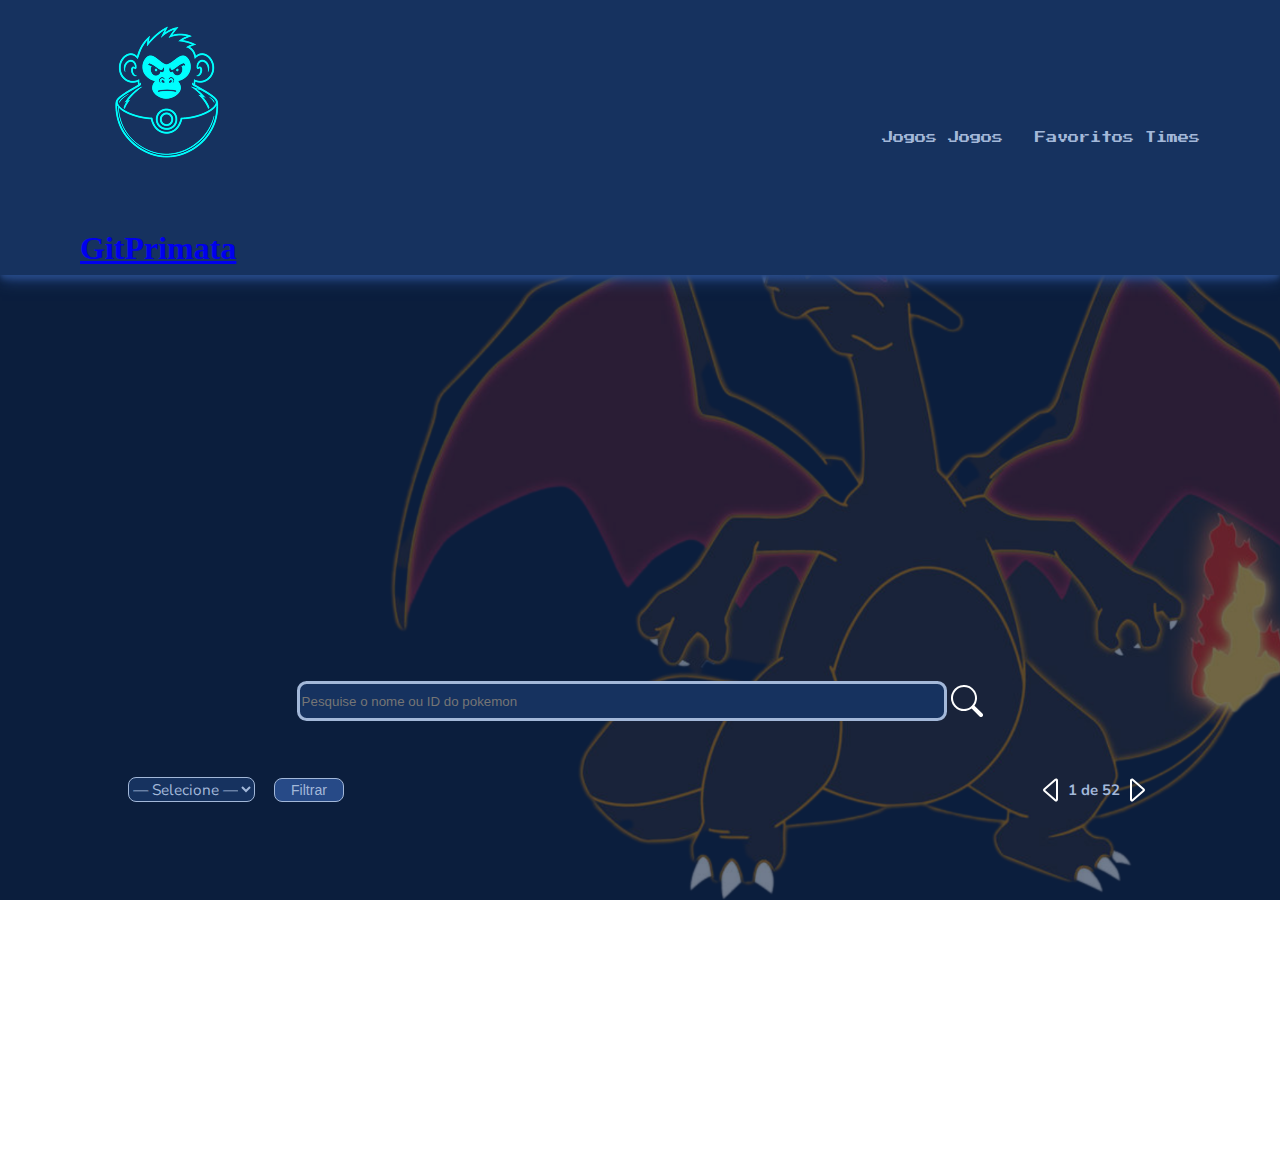
<file: index.html>
<!DOCTYPE html>
<html lang="pt-br">
<head>
    <meta charset="UTF-8">
    <meta name="viewport" content="width=device-width, initial-scale=1.0">
    <link rel="stylesheet" href="style.css">
    <link rel="shortcut icon" href="img/logo.png" type="image/x-icon">
    <title>Pokemon</title>
</head>
<body>
    <header>
        <a href="index.html">
            <div class="logo_header">
                <img src="img/pokeprimata.png" alt="pokeprimata">
            </div>
            <h1>GitPrimata</h1>
        </a>
        <nav>
            <div class="nav_grupo">
                <a href="jogoPoke.html">Jogos</a>
                <a href="#">Jogos</a>
            </div>
            <div class="nav_grupo">
                <a href="#">Favoritos</a>
                <a href="#">Times</a>
            </div>
        </nav>
    </header>
    <main>
        <div class="inicio">
            <div class="barraPesquisa">
                <input type="text" placeholder="Pesquise o nome ou ID do pokemon" id="pesquisa">
                <img src="img/search.svg" alt="lupa" onclick="buscar()">
            </div>
        </div>
        <div class="filtros">
            <div class="elemento">
                <select name="tipos" id="tipos">
                    <option value="nada">— Selecione —</option>
                    <option value="normal">Normal</option>
                    <option value="fire">Fogo</option>
                    <option value="water">Água</option>
                    <option value="electric">Elétrico</option>
                    <option value="grass">Grama</option>
                    <option value="ice">Gelo</option>
                    <option value="fighting">Lutador</option>
                    <option value="poison">Veneno</option>
                    <option value="ground">Terra</option>
                    <option value="flying">Voador</option>
                    <option value="psychic">Psíquico</option>
                    <option value="bug">Inseto</option>
                    <option value="rock">Pedra</option>
                    <option value="ghost">Fantasma</option>
                    <option value="dragon">Dragão</option>
                    <option value="dark">Noturno</option>
                    <option value="steel">Aço</option>
                    <option value="fairy">Fada</option>
                </select>
                <button onclick="filtrar()">Filtrar</button>
            </div>
            <div class="setas">
                <img src="img/seta_esquerda.svg" alt="esquerda" onclick="seta_menos()">
                <h3 id="pagina">1 de 52</h3>
                <img src="img/seta_direita.svg" alt="direira" onclick="seta_mais()">
            </div>
        </div>
        <div class="lista" id="pokemon">
        </div>
    </main>
</body>
<script src="script.js"></script>
</html>
</file>
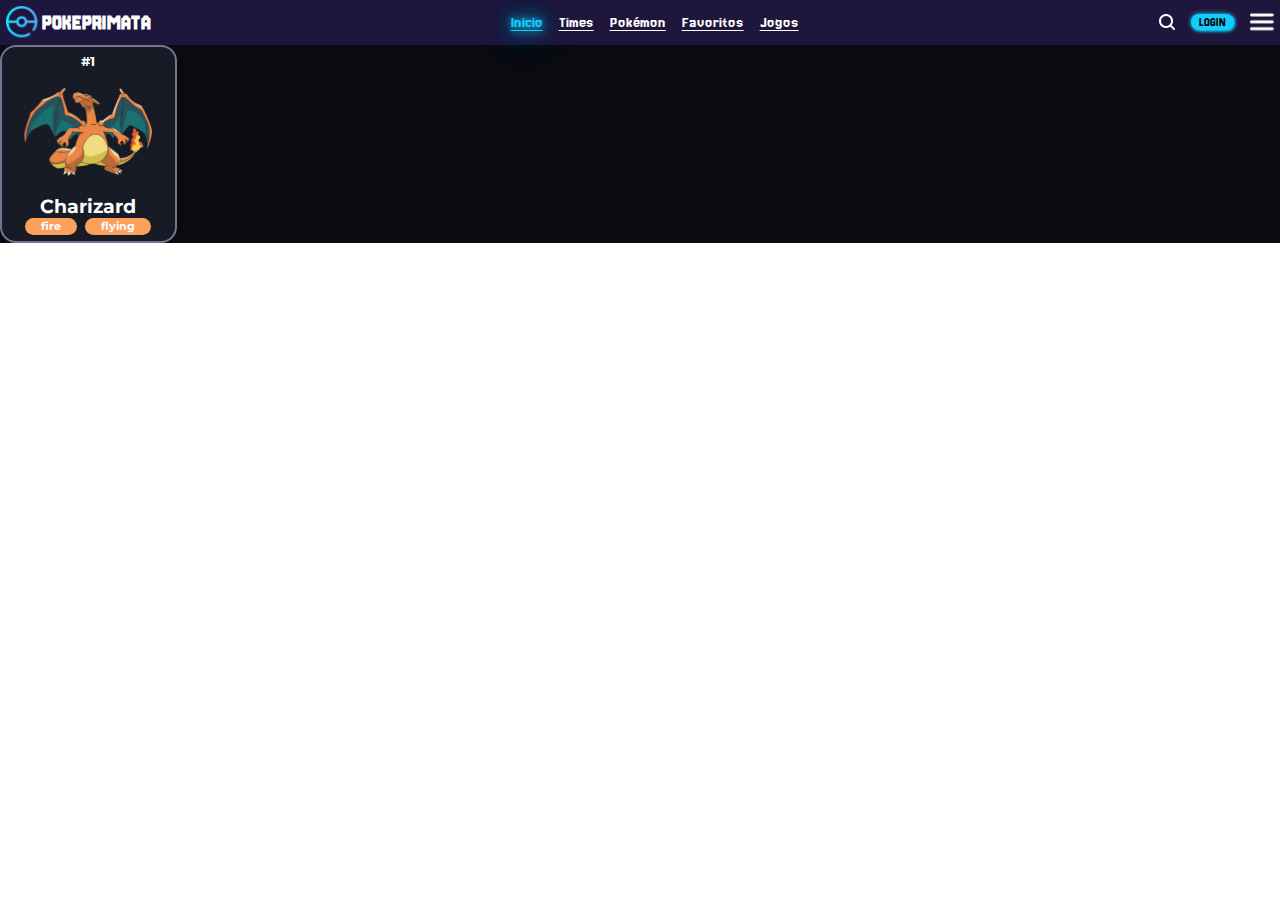
<file: PokePrimata/index.html>
<!DOCTYPE html>
<html lang="pt-br">
<head>
    <meta charset="UTF-8">
    <meta name="viewport" content="width=device-width, initial-scale=1.0">
    <title>Pokeprimata</title>
    <link rel="stylesheet" href="style.css">
</head>
<body>
    <header>
        <div class="m_header_home">
            <a href="index.html">
                <img src="img/logo_pokebola.svg" alt="logo">
                <h1>POKEPRIMATA</h1>
            </a>
        </div>
        <nav class="m_header_nav">
            <a href="index.html" class="m_header_a m_header_marcado">Inicio</a>
            <a href="#" class="m_header_a">Times</a>
            <a href="pokemon.html" class="m_header_a">Pokémon</a>
            <a href="#" class="m_header_a">Favoritos</a>
            <a href="#" class="m_header_a">Jogos</a>
        </nav>
        <div class="m_header_direito">
            <a href="#"><img src="img/lupa.svg" alt="lupa" class="m_header_lupa"></a>
            <a href="#" class="m_header_botao_login">LOGIN</a>
            <a href="#"><img src="img/menu.svg" alt="menu" class="m_header_menu"></a>
        </div>
    </header>
    <main>
        <div class="m_index">
            <div class="m_cards">
                <div class="m_card">
                    <h5>#1</h5>
                    <img src="img/charizard.svg" alt="cha">
                    <h3>Charizard</h3>
                    <div class="m_poke_tipo">
                        <h4>fire</h4>
                        <h4>flying</h4>
                    </div>
                </div>
            </div>
        </div>
    </main>
</body>
</html>
</file>
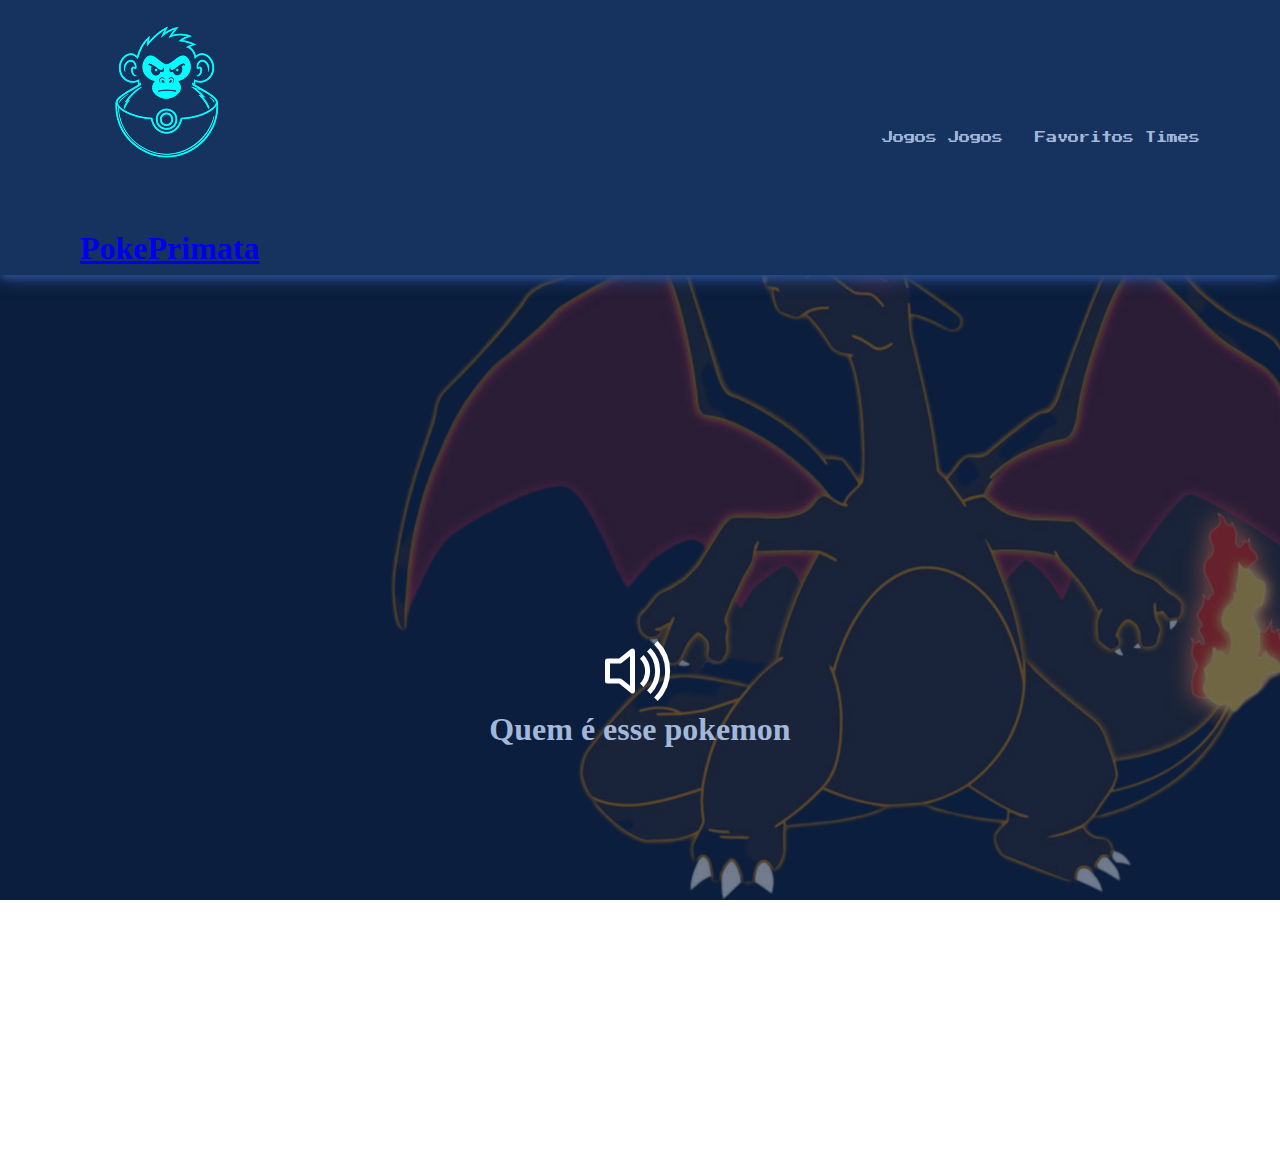
<file: jogoPoke.html>
<!DOCTYPE html>
<html lang="pt-br">
<head>
    <meta charset="UTF-8">
    <link rel="stylesheet" href="style.css">
    <link rel="shortcut icon" href="img/logo.png" type="image/x-icon">
</head>
<body>
    <header>
        <a href="index.html">
            <div class="logo_header">
                <img src="img/pokeprimata.png" alt="pokeprimata">
            </div>
            <h1>PokePrimata</h1>
        </a>
        <nav>
            <div class="nav_grupo">
                <a href="jogoPoke.html">Jogos</a>
                <a href="#">Jogos</a>
            </div>
            <div class="nav_grupo">
                <a href="#">Favoritos</a>
                <a href="#">Times</a>
            </div>
        </nav>
    </header>
    <main class="jogo">
        <img src="img/volume-up.svg" alt="" onclick="musica()" class="som">
        <h1>Quem é esse pokemon</h1>
        <br>
        <br>
        <br>
        <br>
        <div class="pergunta">
            <div class="poke" id="foto">
            </div>
            <div class="alter" id="alternativa" onclick="resposta">
            </div>
        </div>
    </main>

  <script>
    const quem = new Audio('quempoke.mp3');
    // const som = new Audio('audio/open.mp3');
    let nome = null;
    function gerar(min, max) {
        return Math.floor(Math.random() * (max - min + 1)) + min;
    }
    async function buscarPokemon() {
        let resposta = await fetch(`https://pokeapi.co/api/v2/pokemon/${gerar(1, 300)}`);
        let dados = await resposta.json();
  
        let tipo = dados.types[0].type.name;
        nome = dados.name;
        document.getElementById("foto").innerHTML = `
            <img src="${dados.sprites.other['official-artwork'].front_default}" alt="${dados.name}">
        `;
        opcao();
    }
    async function opcao(){
        let n = gerar(1, 4);
        for(let i = 1;i < 5; i++){
            if(n == i){
                document.getElementById("alternativa").innerHTML += `
                    <div class="op" onclick="resposta(${1})">
                        <h3>${nome}</h3>
                    </div>
                `;
            }
            else{
                let resposta = await fetch(`https://pokeapi.co/api/v2/pokemon/${gerar(1, 300)}`);
                let dados = await resposta.json();
                document.getElementById("alternativa").innerHTML += `
                    <div class="op" onclick="resposta(${0})">
                        <h3>${dados.name}</h3>
                    </div>
                `;  
            }
        }
    }
    function resposta(n){
        if(n == 0){
            alert("Errou");
        }
        else{
            alert("Acertou");
            location.reload();
        }
    }
    function musica(){
        quem.play();
    }
    buscarPokemon();
  </script>
</body>
</html>
</file>
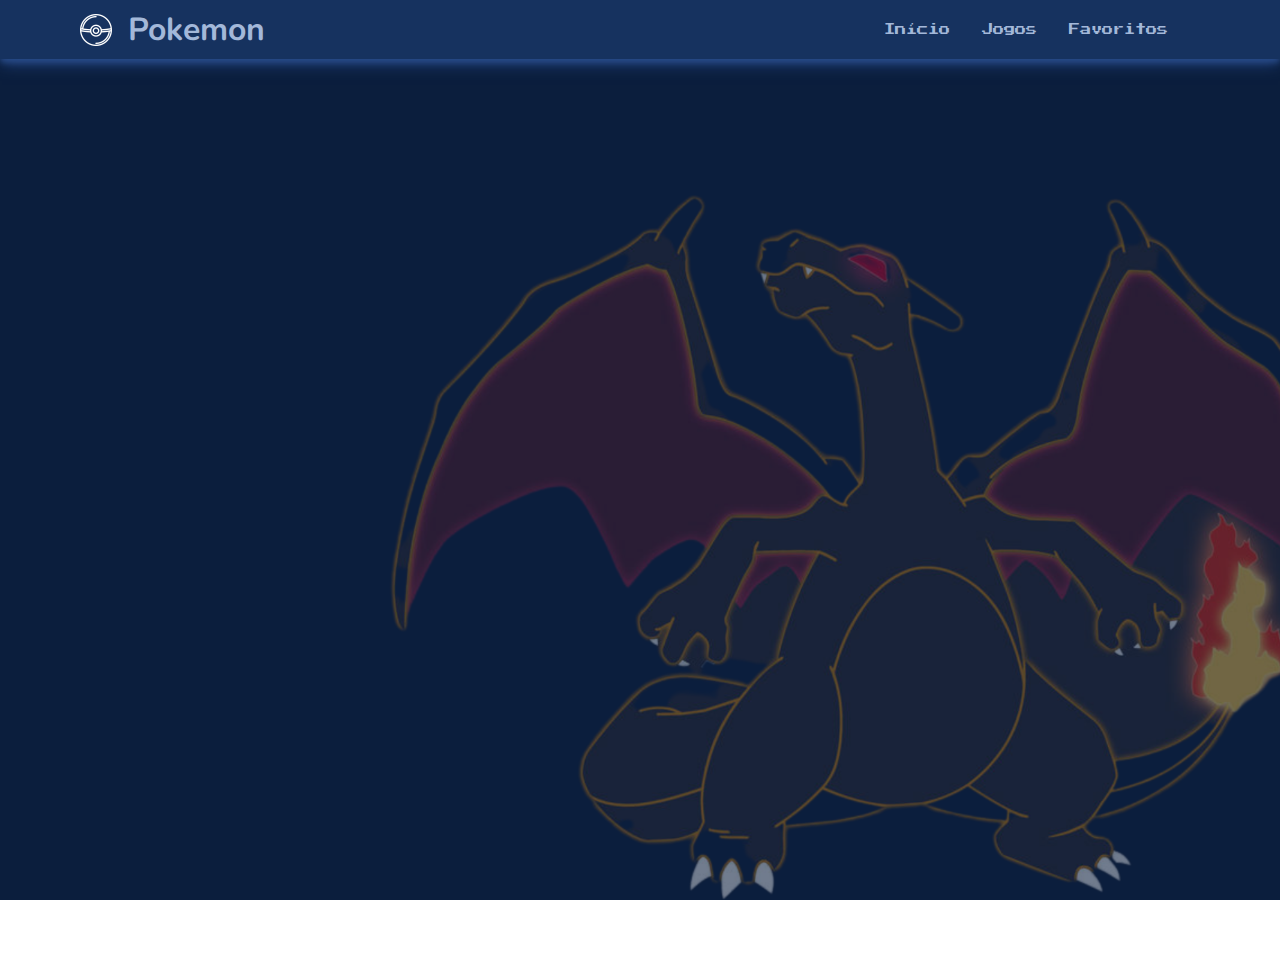
<file: pokemon.html>
<!DOCTYPE html>
<html lang="pt-br">
<head>
    <meta charset="UTF-8">
    <meta name="viewport" content="width=device-width, initial-scale=1.0">
    <link rel="stylesheet" href="style.css">
    <link rel="shortcut icon" href="img/logo.png" type="image/x-icon">
    <title>Pokemon</title>
</head>
<body>
    <header>
        <div class="logo">
            <img src="img/pokebola.png" alt="pokebola">
            <h1>Pokemon</h1>
        </div>
        <nav>
            <a href="index.html">Início</a>
            <a href="jogoPoke.html">Jogos</a>
            <a href="#">Favoritos</a>
            <a href="#"></a>
        </nav>
    </header>
    <main id="pag_poke"></main>
</body>
<script>
    window.onload = () => {
        let poke = JSON.parse(localStorage.getItem("pokemon"));
        let container = document.getElementById("pag_poke");

        container.innerHTML += `
            <div class="texto">
                <div class="poke_nome">
                    <h1>${poke.nome}<span>(#${poke.id})</span></h1>
                    <div class="tipos_pag">${poke.tipos.map(tipo => `<h3 class="${tipo}">${tipo}</h3>`).join("")}</div>
                </div>
                <div class="poke_img">
                    <img src="${poke.imagem}" alt="${poke.nome}">
                    <div class="dados">
                        <p class="descricao">${poke.descricao}</p>
                        <div class="info">
                            <h3>Altura: <span>${poke.altura} m</span></h3>
                            <h3>Peso: <span>${poke.peso} kg</span></h3>
                            <h3>Habilidade: <span>${poke.habilidades.join(", ")}</span></h3>    
                        </div>
                        <div class="moves">
                            <h3>Movimentos:</h3>
                            ${poke.movimentos.map(m => `<span>${m}</span>`).join(", ")}
                        </div>
                    </div>
                </div>
            </div>
        `;
    };
</script>
</html>
</file>
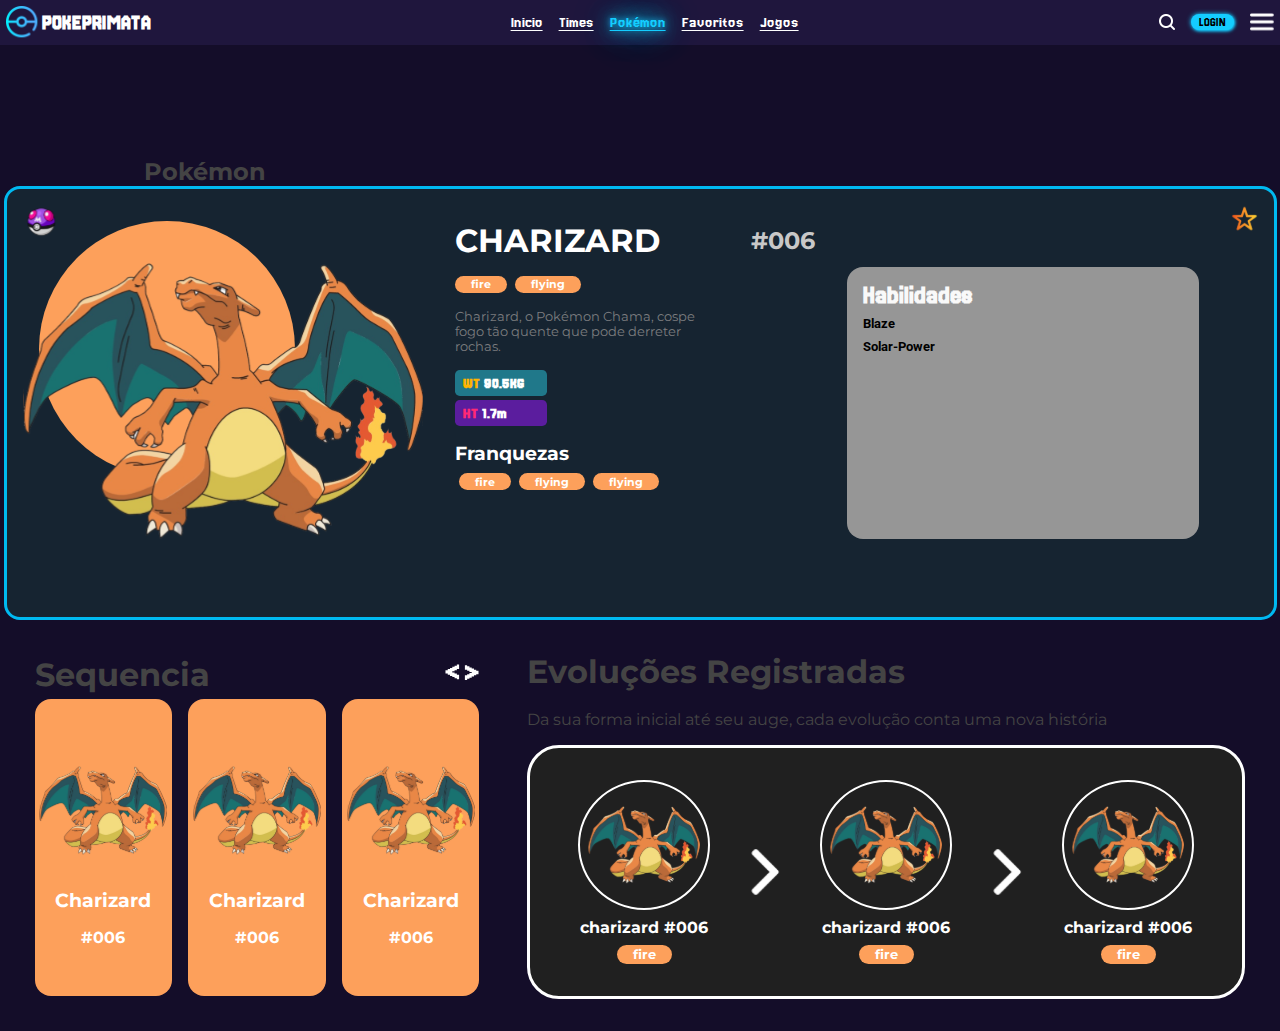
<file: PokePrimata/pokemon.html>
<!DOCTYPE html>
<html lang="pt-br">
<head>
    <meta charset="UTF-8">
    <meta name="viewport" content="width=device-width, initial-scale=1.0">
    <title>Pokeprimata</title>
    <link rel="stylesheet" href="style.css">
</head>
<body>
    <header>
        <div class="m_header_home">
            <a href="index.html">
                <img src="img/logo_pokebola.svg" alt="logo">
                <h1>POKEPRIMATA</h1>
            </a>
        </div>
        <nav class="m_header_nav">
            <a href="index.html" class="m_header_a">Inicio</a>
            <a href="#" class="m_header_a">Times</a>
            <a href="#" class="m_header_a  m_header_marcado">Pokémon</a>
            <a href="#" class="m_header_a">Favoritos</a>
            <a href="#" class="m_header_a">Jogos</a>
        </nav>
        <div class="m_header_direito">
            <a href="#"><img src="img/lupa.svg" alt="lupa" class="m_header_lupa"></a>
            <a href="#" class="m_header_botao_login">LOGIN</a>
            <a href="#"><img src="img/menu.svg" alt="menu" class="m_header_menu"></a>
        </div>
    </header>
    <main class="m_pag_poke">
        <div class="m_poke_titulo">
            <h2>Pokémon</h2>
        </div>
        <div class="m_poke_pricipal">
            <img src="img/esquerda.svg" alt="seta esquerda" class="m_poke_setas">
            <div class="m_poke_pokemon">
                <img src="img/master_ball.svg" alt="master_ball" class="m_poke_master">
                <div class="m_poke_pokemon_img">
                    <span></span>
                    <img src="img/charizard.svg" alt="charizard">
                </div>
                <div class="m_poke_dados">
                    <div class="m_poke_nome">
                        <h1>charizard</h1>
                        <h2>#006</h2>
                    </div>
                    <div class="m_poke_tipo">
                        <h4>fire</h4>
                        <h4>flying</h4>
                    </div>
                    <p>Charizard, o Pokémon Chama, cospe fogo tão quente que pode derreter rochas.</p>
                    <div class="m_poke_medidas">
                        <h4 class="m_poke_medidas_wt"><span>WT   </span>90.5KG</h4>
                        <h4 class="m_poke_medidas_ht"><span>HT</span>1.7m</h4>
                    </div>
                    <div class="m_poke_fraq">
                        <h3>Franquezas</h3>
                        <div class="m_poke_tipo">
                            <h4>fire</h4>
                            <h4>flying</h4>
                            <h4>flying</h4>
                        </div>
                    </div>
                </div>
                <div class="m_poke_habilit">
                    <h3>Habilidades</h3>
                    <p>Blaze</p>
                    <p>Solar-Power</p>
                </div>
                <div class="m_poke_estrelas">
                    <img src="img/estrela_apagada.svg" alt="estrela_apagada">
                </div>
            </div>
            <img src="img/direita.svg" alt="seta direita" class="m_poke_setas">
        </div>
        <div class="m_poke_extras">
            <div class="m_poke_sequencia">
                <div class="m_poke_seq_titulo">
                    <h1>Sequencia</h1>
                    <div>
                        <img src="img/esquerda.svg" alt="esquerda">
                        <img src="img/direita.svg" alt="direita">
                    </div>
                </div>
                <div class="m_poke_cards">
                    <div class="m_poke_card">
                        <img src="img/charizard.svg" alt="charizard">
                        <h3>Charizard</h3>
                        <h4>#006</h4>
                    </div>
                    <div class="m_poke_card">
                        <img src="img/charizard.svg" alt="charizard">
                        <h3>Charizard</h3>
                        <h4>#006</h4>
                    </div>
                    <div class="m_poke_card">
                        <img src="img/charizard.svg" alt="charizard">
                        <h3>Charizard</h3>
                        <h4>#006</h4>
                    </div>
                </div>
            </div>
            <div class="m_poke_evo">
                <div class="m_poke_evo_titulo">
                    <h1>Evoluções Registradas</h1>
                    <br>
                    <p>Da sua forma inicial até seu auge, cada evolução conta uma nova história</p>
                </div>
                <div class="m_poke_evo_quadrado">
                    <div class="m_poke_evo_card">
                        <img src="img/charizard.svg" alt="charizard">
                        <div class="m_poke_evo_card_nome">
                            <h5>charizard #006</h5>
                             <div class="m_poke_tipo">
                                <h4>fire</h4>
                            </div>
                        </div>
                    </div>
                    <img src="img/evolu.svg" alt="evolucao">
                    <div class="m_poke_evo_card">
                        <img src="img/charizard.svg" alt="charizard">
                        <div class="m_poke_evo_card_nome">
                            <h5>charizard #006</h5>
                            <div class="m_poke_tipo">
                                <h4>fire</h4>
                            </div>
                        </div>
                    </div>
                    <img src="img/evolu.svg" alt="evolucao">
                    <div class="m_poke_evo_card">
                        <img src="img/charizard.svg" alt="charizard">
                        <div class="m_poke_evo_card_nome">
                            <h5>charizard #006</h5>
                             <div class="m_poke_tipo">
                                <h4>fire</h4>
                            </div>
                        </div>
                    </div>                    
                </div>
            </div>
        </div>
    </main>
</body>
<script src="script.js"></script>
</html>
</file>
<file: style.css>
@import url('https://fonts.googleapis.com/css2?family=Libertinus+Sans:ital,wght@0,400;0,700;1,400&display=swap');
@import url('https://fonts.googleapis.com/css2?family=Bebas+Neue&display=swap');
@import url('https://fonts.googleapis.com/css2?family=Press+Start+2P&display=swap');
@import url('https://fonts.googleapis.com/css2?family=Nunito:wght@400;600;700&display=swap');
@font-face {
    font-family: 'Pokemon';
    src: url('font/PokemonSolid.ttf') format('truetype');
    font-weight: normal;
    font-style: normal;
}
@font-face {
    font-family: 'game';
    src: url('font/Games.ttf') format('truetype');
    font-weight: normal;
    font-style: normal;
}
*{
    margin: 0;
}
:root{
    --fundo: #0b1e3dd6;
    --fundo2: #16325f;
    --claro: #274a87;
    --texto: #a3b8d9;
    --contraste: #d49b7f;
}
main{
    background-image: url(img/fundo.png);
    min-height: 100vh;
    background-size: cover;
    background-repeat: no-repeat;
    background-position: center;
    background-attachment: fixed;
    text-align: center;
    display: flex;
    align-items: center;
    flex-direction: column;
    justify-content: center;
    color: var(--texto);
}
.card img{
    width: 7rem;
}
.card{
    width: 10rem;
    display: flex;
    flex-direction: column;
    justify-content: center;
    gap: 10px;
    align-items: center;
    border: 2px solid var(--claro);     
    border-radius: 8px;
    padding: 20px;
    box-shadow: 2px 2px 5px var(--claro), 0 0 15px var(--claro);
    color: white;
    font-family: 'Press Start 2P', cursive;
    font-size: 70%;
    letter-spacing: 1px;
    cursor: pointer;
    background-color: var(--fundo);
}
.card:hover{
    background-color: var(--fundo2);
    box-shadow: 2px 2px 5px var(--contraste), 0 0 15px var(--contraste);
}
.card h6{
    color: var(--contraste);
}
.tipo{
    margin: 0.3rem;
    display: flex;
    gap: 1rem;
}
.tipo h5{
    border: 1px solid white;
    border-radius: 3rem;
    display: flex;
    align-items: center;
    justify-content: center;
    padding: 2px;
    padding-left: 3px;
    padding-right: 3px;
    background-color: var(--claro);
    width: 3.5rem;
    font-family: 'Nunito', sans-serif;
}
.lista{
    display: flex;
    align-items: center;
    justify-content: center;
    gap: 1rem;
    flex-wrap: wrap;
    width: 70rem;
}
.filtros{
    display: flex;
    justify-content: space-between;
    align-items: center;
    width: 70rem;
    font-family: 'Nunito', sans-serif;
    font-size: 80%;
    margin-bottom: 0.4rem;
}
.elemento{
    padding-left: 3rem;
}
.elemento select{
    border: 1px solid var(--texto);
    background-color: var(--fundo2);
    color: var(--texto);
    color: var(--texto);
    border-radius: 0.5rem;
    font-size: 120%;
    font-family: 'Nunito', sans-serif;
    cursor: pointer;
}
.elemento button{
    border: 1px solid var(--texto);
    background-color: var(--claro);
    color: var(--texto);
    color: var(--texto);
    border-radius: 0.5rem;
    cursor: pointer;
    margin-left: 1rem;
    font-size: 110%;
    padding: 0.2rem 1rem 0.2rem 1rem;
}
.elemento button:hover{
    border: 1px solid var(--contraste);
}
.setas{
    display: flex;
    justify-content: right;
    align-items: center;
    padding: 0.3rem;
    padding-right: 3rem;
}
.setas img{
    filter: invert(100%);
    width: 2rem;
    cursor: pointer;
}
/* inicio */
#titulo{
    font-family: 'Pokemon';
    font-size: 700%;
    color: #FFDE00;
    text-shadow: 
    -5px -5px 0 rgb(61, 108, 185),
     5px -5px 0 rgb(61, 108, 185),
    -5px  5px 0 rgb(61, 108, 185),
     5px  5px 0 rgb(61, 108, 185),
     0px -5px 0 rgb(61, 108, 185),
     0px  5px 0 rgb(61, 108, 185),
    -5px  0px 0 rgb(61, 108, 185),
     5px  0px 0 rgb(61, 108, 185);
}
.barraPesquisa{
    display: flex;
    justify-content: center;
    align-items: center;
    gap: 0.3rem;
}
.barraPesquisa img{
    width: 2rem;
    filter: invert(100);
    cursor: pointer;
}
#pesquisa{
    margin-top: 3rem;
    margin-bottom: 3rem;
    width: 40rem;
    height: 2rem;
    border-radius: 0.6rem;
    background-color: var(--fundo2);
    color: var(--texto);
    border: 3px solid var(--texto);
}

/* header */
header{
    background-color: var(--fundo2);
    display: flex;
    justify-content: space-between;
    align-items: center;
    padding: 0.5rem 5rem 0.5rem 5rem;
    position: relative;
    box-shadow: 0 4px 6px -1px var(--claro), 0 6px 15px -2px var(--claro);;
}
.logo{
    display: flex;
    align-items: center;
    gap: 1rem;
}
.logo h1{
    color: var(--texto);
    font-family: 'Nunito', sans-serif;
}
.logo img{
    width: 2rem;
    filter: invert(100%);
}
nav{
    display: flex;
    align-items: center;
    justify-content: center;
    gap: 2rem;
    font-family: 'Press Start 2P', cursive;
    font-size: 70%;
}
nav a{
    color: var(--texto);
    text-decoration: none;
    color: var(--texto);
}
nav a:hover{
    color: var(--contraste);
    text-decoration: underline;
}




/* jogo */
.jogo{
    display: flex;
    flex-direction: column;
    height: 40rem;
}
.pergunta{
    display: flex;
    justify-content: center;
    align-items: center;
    gap: 10rem;
}
.poke img{
    width: 25rem;
    background-color: var(--fundo);
    border: var(--claro) 3px solid;
    border-radius: 3rem;
    box-shadow: 2px 2px 5px var(--claro), 0 0 15px var(--claro);
    padding: 2rem;
}
.som{
    width: 5rem;
    filter: invert(100%);
    cursor: pointer;
}
.alter{
    display: flex;
    flex-direction: column;
    gap: 2rem;
}
.op{
    border: 3px solid black;
    padding: 0.5rem;
    width: 10rem;
    border-radius: 2rem;
    cursor: pointer;
    background-color: var(--fundo2);
    box-shadow: 2px 2px 5px var(--contraste), 0 0 15px var(--contraste);
}
.op:hover{
    background-color: var(--contraste);
    color: black;
}

/* pagina pokemon */

.texto{
    display: flex;
    flex-direction: column;
    background-color: var(--fundo2);
    box-shadow: 2px 2px 5px var(--claro), 0 0 15px var(--claro);
    border-radius: 1rem;
    padding: 2rem;
    font-family: 'Nunito', sans-serif;
    margin-top: 2rem;
    width: 80%;
}
.poke_nome{
    display: flex;
    flex-direction: column;
    padding: 1rem;
    gap: 1rem;
    justify-content: center;
    align-items: center;
}
.poke_nome h1{
    font-family: 'Press Start 2P', cursive;
}
.poke_nome span{
    color: var(--contraste);
    font-family: 'Nunito', sans-serif;
}
.poke_nome h3{
    font-family: 'Nunito', sans-serif;
    width: 6rem;
    border: 3px solid var(--texto);
    border-radius: 1rem;
}
.poke_img{
    display: flex;
}
.poke_img img{
    width: 30rem;
    height: 30rem;
}
.tipos_pag{
    display: flex;
    gap: 1rem;
}
.dados{
    display: flex;
    flex-direction: column;
    gap: 1rem;
    text-align: left;
    padding:  7rem 1rem 1rem 5rem;
}
.info{
    display: flex;
    gap: 0.5rem;
    flex-direction: column;
}
</file>
<file: PokePrimata/style.css>
/* fonts */
@import url('https://fonts.googleapis.com/css2?family=Jersey+20&display=swap'); /*font-family: "Jersey 20", sans-serif;  */
@import url('https://fonts.googleapis.com/css2?family=Montserrat:ital,wght@0,100..900;1,100..900&display=swap');  /* font-family: "Montserrat", sans-serif; */
@import url('https://fonts.googleapis.com/css2?family=Roboto:ital,wght@0,100..900;1,100..900&display=swap'); /* font-family: "Roboto", sans-serif; */

*{
    margin: 0;
}
:root{
    --branco: white;
    --preto: black;
    --teste: #1F163D;
    --azul-botao: #14CDFF;
    --laranja_contraste: #d49b7f;
    --fundo_poke: #140D29;
    /* fonts */
    --mont: "Montserrat", sans-serif;
    /* cores do tipo */
    --normal: #A8A77A;
    --fire: #EE8130;
    --water: #6390F0;
    --electric: #F7D02C;
    --grass: #7AC74C;
    --ice: #96D9D6;
    --fighting: #C22E28;
    --poison: #A33EA1;
    --ground: #E2BF65;
    --flying: #A98FF3;
    --psychic: #F95587;
    --bug: #A6B91A;
    --rock: #B6A136;
    --ghost: #735797;
    --dragon: #6F35FC;
    --dark: #705746;
    --steel: #B7B7CE;
    --fairy: #D685AD;
}

header{
    display: flex;
    align-items: center;
    justify-content: space-between;
    padding: 0.4rem;
    background-color: var(--teste);
}
.m_header_home a{
    display: flex;
    align-items: center;
    color: var(--branco);
    text-decoration: none;
    gap: 0.2rem;
    font-size: 70%;
    font-family: "Jersey 20", sans-serif;
}
.m_header_home a img{
    width: 2rem;
}
.m_header_nav{
    display: flex;
    gap: 1rem;

}
.m_header_a{
    color: var(--branco);
    font-family: "Jersey 20", sans-serif;
    text-decoration-thickness: 0.5px;
    text-underline-offset: 3px;
}
.m_header_a:hover{
    color: var(--laranja_contraste);
    text-shadow:
        0 0 6px var(--laranja_contraste),
        0 0 20px var(--laranja_contraste),
        0 0 40px var(--laranja_contraste);
}
.m_header_marcado{
    color: var(--azul-botao);
    text-shadow:
        0 0 6px var(--azul-botao),
        0 0 20px var(--azul-botao),
        0 0 40px var(--azul-botao);
}
.m_header_marcado:hover{
    color: var(--azul-botao);
}
.m_header_direito{
    display: flex;
    align-items: center;
    gap: 1rem;
}
.m_header_direito a{
    display: flex;
    align-items: center;
}
.m_header_botao_login{
    color: var(--preto);
    background-color: var(--azul-botao);
    text-decoration: none;
    font-family: "Jersey 20", sans-serif;
    font-size: 80%;
    padding: 0.1rem 0.5rem 0.1rem 0.5rem;
    border-radius: 1rem;
    box-shadow: 1px 1px 3px var(--azul-botao), 0 0 5px var(--azul-botao);
}
.m_header_botao_login:hover{
    background-color: var(--laranja_contraste);
    box-shadow: 1px 1px 3px var(--laranja_contraste), 0 0 5px var(--laranja_contraste);
}
.m_header_lupa{
    width: 1rem;
}
.m_header_menu{
    width: 1.5rem;
}

/* ------------------- pagina pokemon -------------- */
.m_pag_poke{
    background-color: var(--fundo_poke);
    padding: 2rem;
}
.m_poke_titulo{
    color: #444444;
    padding-top: 5rem;
    padding-left: 10rem;
    font-family: var(--mont);
    margin-left: -3rem;
}
.m_poke_pricipal{
    display: flex;
    align-items: center;
    justify-content: center;
    gap: 1rem;
}
.m_poke_pokemon{
    display: flex;
    border: 3px solid #00B9F1;
    border-radius: 1rem;
    padding: 1rem;
    background-color: #162431;
    font-family: var(--mont);  
    gap: 2rem;
}
.m_poke_dados{
    display: flex;
    flex-direction: column;
    gap: 1rem;
    padding-top: 1rem;
}
.m_poke_nome{
    color: var(--branco);
    display: flex;
    align-items: center;
    gap: 0.5rem;
    text-transform: uppercase;
}
.m_poke_nome h1{
    width: 18rem;
    white-space: nowrap;  
    overflow: hidden;     
    text-overflow: ellipsis;
}
.m_poke_nome h2{
    color: #C8C8C8;
}
.m_poke_tipo{
    display: flex;
    gap: 0.5rem;
}
.m_poke_tipo h4{
    background-color: #FDA05B;
    border-radius: 2rem;
    padding: 0.1rem 1rem 0.1rem 1rem;
    font-size: 70%;
    color: var(--branco);
}
.m_poke_pokemon p{
    color: #7B7C7F;
    width: 15rem;
    font-size: 80%;
}
.m_poke_master{
    position: absolute;
}
.m_poke_pokemon_img span{
    background-color: #FDA05B;
    color: #FDA05B;
    padding: 8rem;
    border-radius: 100%;
    position: absolute;
    z-index: 1;
    margin-left: 1rem;
    margin-top: 1rem;
}
.m_poke_pokemon_img img{
    position: relative;
    z-index: 999;
    width: 25rem;
}
.m_poke_medidas{
    display: flex;
    flex-direction: column;
    gap: 0.3rem;
    font-family: "Jersey 20", sans-serif;
}
.m_poke_medidas_wt{
    background-color: #20788A;
    width: 5rem;
    color: var(--branco);
    border-radius: 0.3rem;
    padding: 0.3rem;
    display: flex;
    justify-content: left;
    padding-left: 0.5rem;
    gap: 0.3rem;
}
.m_poke_medidas_ht span{
    color: #FF2975;
}
.m_poke_medidas_ht{
    background-color: #5B1D9E;
    width: 5rem;
    color: var(--branco);
    border-radius: 0.3rem;
    padding: 0.3rem;
    display: flex;
    justify-content: left;
    padding-left: 0.5rem;
    gap: 0.3rem;
}
.m_poke_medidas_wt span{
    color: #FFB400;
}
.m_poke_fraq{
    color: var(--branco);
    display: flex;
    flex-direction: column;
    gap: 0.5rem;
}
.m_poke_fraq .m_poke_tipo{
    padding-left: 0.3rem;
}
.m_poke_habilit{
    background-color: #969696;
    width: 20rem;
    height: 15rem;
    overflow: auto;
    padding: 1rem;
    font-family: "Jersey 20", sans-serif;
    display: flex;
    flex-direction: column;
    gap: 0.5rem;
    border-radius: 1rem;
    margin: auto;
}
.m_poke_habilit h3{
    color: #F9F9F9;
    font-size: 160%;
}
.m_poke_habilit p{
    font-family: "Roboto", sans-serif;
    color: var(--preto);
    font-weight: bold;
}
.m_poke_setas{
    filter: invert(100);
    width: 3rem;
    cursor: pointer;
}
/* extra */
.m_poke_extras{
    display: flex;
    justify-content: center;
    align-items: center;
    gap: 3rem;
    padding-top: 2rem;
}
.m_poke_sequencia{
    display: flex;
    flex-direction: column;
    font-family: var(--mont);
}
.m_poke_seq_titulo{
    display: flex;
    color: #444444;
    align-items: center;
    justify-content: space-between;
    padding-bottom: 0.3rem;
}
.m_poke_cards{
    display: flex;
    gap: 1rem;
}
.m_poke_card{
    display: flex;
    flex-direction: column;
    align-items: center;
    gap: 1rem;
    justify-content: center;
    background-color: #FDA05B;
    border-radius: 1rem;
    height: 18rem;
    color: var(--branco);
    padding: 0.3rem;
}
.m_poke_card_des{
    display: flex;
    flex-direction: column;
    align-items: center;
}
.m_poke_card img{
    width: 8rem;
}
/* sequencia */
.m_poke_evo{
    display: flex;
    flex-direction: column;
    gap: 1rem;
    font-family: var(--mont);
}
.m_poke_evo_titulo{
    color: #444444;
}
.m_poke_evo_quadrado{
    display: flex;
    background-color: #202020;
    border: 3px solid var(--branco);
    border-radius: 2rem;
    padding: 2rem 3rem 2rem 3rem;
    gap: 2rem;
    color: var(--branco);
    font-size: 120%;
}
.m_poke_evo_card img{
    width: 7rem;
    border: 2px solid var(--branco);
    border-radius: 100%;
    padding: 0.5rem;
}
.m_poke_evo_card{
    display: flex;
    flex-direction: column;
    align-items: center;
    justify-content: center;
    gap: 0.5rem;
}
.m_poke_evo_card_nome{
    display: flex;
    flex-direction: column;
    gap: 0.5rem;
}
.m_poke_evo_card .m_poke_tipo{
    align-items: center;
    justify-content: center;
}
.m_poke_extras_setas img{
    filter: invert(100);
    width: 1.5rem;
}
/* ---------------------------------index--------------------------- */
.m_index{
    background-color: #0A0A11;
}
.m_card{
    background-color: #161B26;
    border: 2px solid #7A7493;
    border-radius: 1rem;
    width: 10rem;
    color: var(--branco);
    display: flex;
    justify-content: center;
    align-items: center;
    flex-direction: column;
    padding: 0.4rem;
    font-family: var(--mont);
}
.m_card img{
    width: 8rem;
}

/* cores do tipos */
.m_poke_tipo .m_normal, .m_poke_cards .m_normal {
    background-color: var(--normal);
}
.m_poke_tipo .m_fire, .m_poke_cards .m_fire {
    background-color: var(--fire);
}
.m_poke_tipo .m_water, .m_poke_cards .m_water {
    background-color: var(--water);
}
.m_poke_tipo .m_electric, .m_poke_cards .m_electric {
    background-color: var(--electric);
}
.m_poke_tipo .m_grass, .m_poke_cards .m_grass {
    background-color: var(--grass);
}
.m_poke_tipo .m_ice, .m_poke_cards .m_ice {
    background-color: var(--ice);
}
.m_poke_tipo .m_fighting, .m_poke_cards .m_fighting {
    background-color: var(--fighting);
}
.m_poke_tipo .m_poison, .m_poke_cards .m_poison {
    background-color: var(--poison);
}
.m_poke_tipo .m_ground, .m_poke_cards .m_ground {
    background-color: var(--ground);
}
.m_poke_tipo .m_flying, .m_poke_cards .m_flying {
    background-color: var(--flying);
}
.m_poke_tipo .m_psychic, .m_poke_cards .m_psychic {
    background-color: var(--psychic);
}
.m_poke_tipo .m_bug, .m_poke_cards .m_bug {
    background-color: var(--bug);
}
.m_poke_tipo .m_rock, .m_poke_cards .m_rock {
    background-color: var(--rock);
}
.m_poke_tipo .m_ghost, .m_poke_cards .m_ghost {
    background-color: var(--ghost);
}
.m_poke_tipo .m_dragon, .m_poke_cards .m_dragon {
    background-color: var(--dragon);
}
.m_poke_tipo .m_dark, .m_poke_cards .m_dark {
    background-color: var(--dark);
}
.m_poke_tipo .m_steel, .m_poke_cards .m_steel {
    background-color: var(--steel);
}
.m_poke_tipo .m_fairy, .m_poke_cards .m_fairy {
    background-color: var(--fairy);
}
</file>
